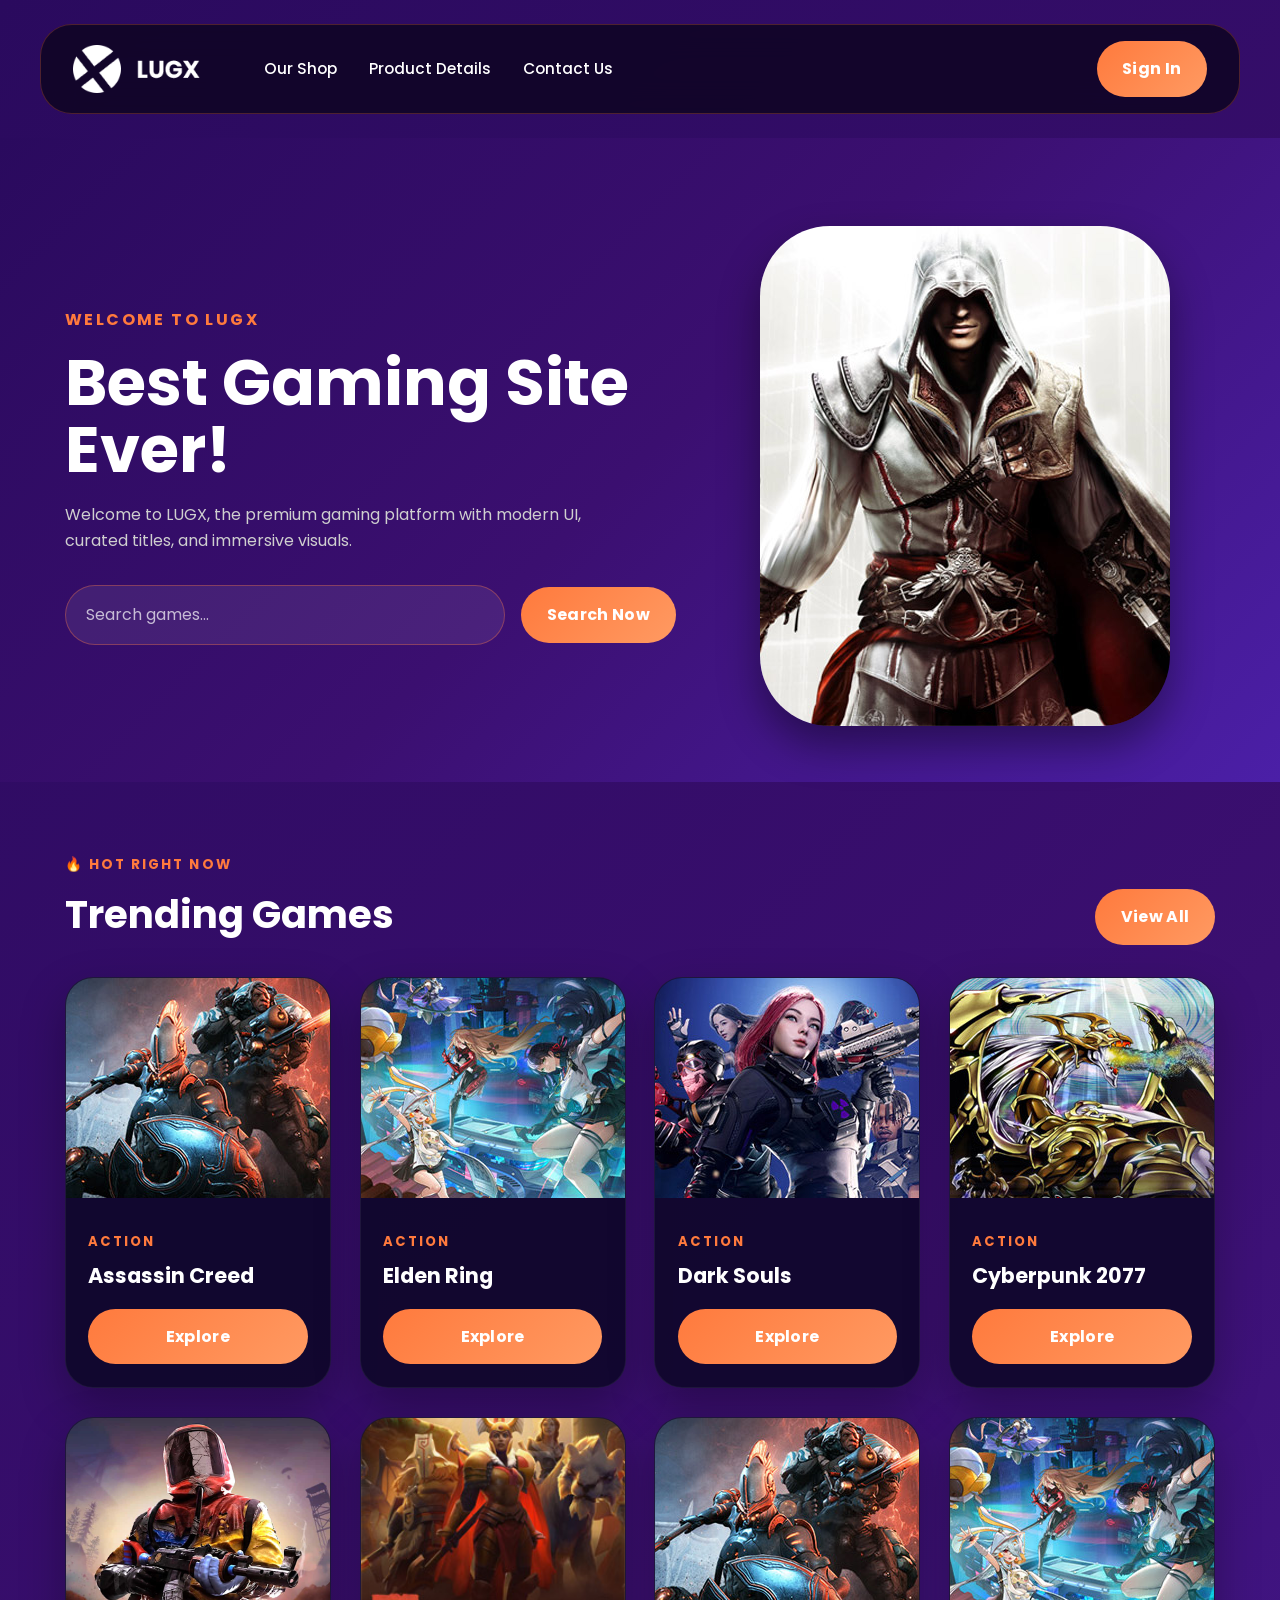
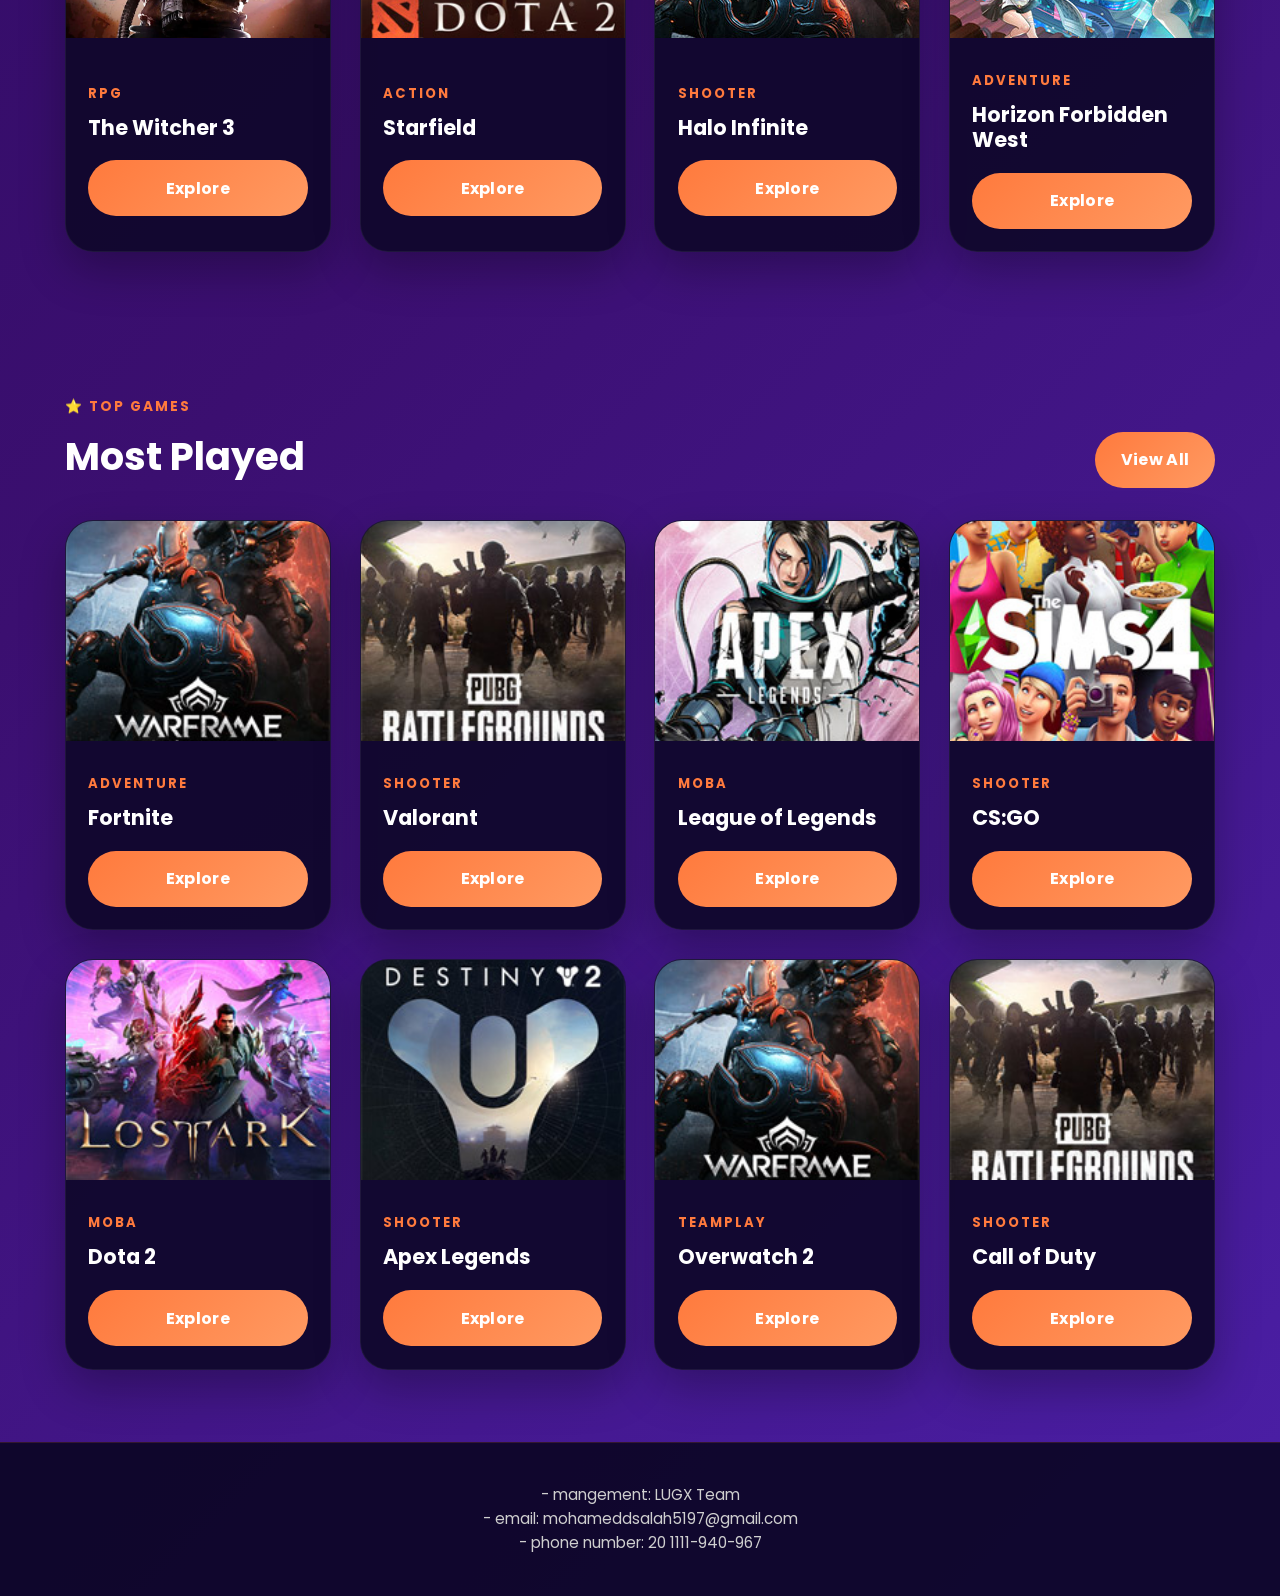
<file: thebes.html>
<!DOCTYPE html>
<html lang="en">
<head>
    <meta charset="UTF-8">
    <meta name="viewport" content="width=device-width, initial-scale=1.0">
    <title>LUGX - Gaming Platform</title>
    <link href="https://fonts.googleapis.com/css2?family=Poppins:wght@400;500;600;700&display=swap" rel="stylesheet">
    <link rel="stylesheet" href="thebes.css">
</head>
<body>

    <!-- HEADER -->
    <header>
        <div class="header-wrapper">
            <a href="#" class="logo">
                <img src="images/logo.png" alt="LUGX">
            </a>
            <nav class="nav-menu">
                <a href="#trending">Our Shop</a>
                <a href="#played">Product Details</a>
                <a href="#footer">Contact Us</a>
                <button id="signInBtn" class="btn">Sign In</button>
            </nav>
            <button id="hamburgerBtn" class="hamburger">
                <span></span>
                <span></span>
                <span></span>
            </button>
        </div>
    </header>

    <!-- HERO / LANDING PAGE -->
    <section class="hero">
        <div class="hero-wrapper section-wrapper">
            <div class="hero-text">
                <p class="welcome">WELCOME TO LUGX</p>
                <h1>Best Gaming Site Ever!</h1>
                <p class="description">
                    Welcome to LUGX, the premium gaming platform with modern UI, curated titles, and immersive visuals.
                </p>

                <!-- Search input and button are aligned inline using flexbox -->
                <div class="searchBar">
                    <input type="text" placeholder="Search games...">
                    <button class="btn searchBtn">Search Now</button>
                </div>
            </div>

            <div class="imageContainer">
                <img src="images/banner-image.jpg" alt="Gaming banner">
            </div>
        </div>
    </section>

    <!-- TRENDING GAMES -->
    <section id="trending">
        <div class="section-wrapper">
            <div class="section-header">
                <div>
                    <p class="section-label">🔥 HOT RIGHT NOW</p>
                    <h1>Trending Games</h1>
                </div>
                <button class="btn">View All</button>
            </div>

            <!-- Trending games cards with Explore buttons -->
            <div class="games-grid">
                <div class="card">
                    <img src="images/trending-01.jpg" alt="Assassin Creed">
                    <div class="card-info">
                        <p class="card-meta">Action</p>
                        <h3>Assassin Creed</h3>
                        <button class="btn card-btn">Explore</button>
                    </div>
                </div>
                <div class="card">
                    <img src="images/trending-02.jpg" alt="Elden Ring">
                    <div class="card-info">
                        <p class="card-meta">Action</p>
                        <h3>Elden Ring</h3>
                        <button class="btn card-btn">Explore</button>
                    </div>
                </div>
                <div class="card">
                    <img src="images/trending-03.jpg" alt="Dark Souls">
                    <div class="card-info">
                        <p class="card-meta">Action</p>
                        <h3>Dark Souls</h3>
                        <button class="btn card-btn">Explore</button>
                    </div>
                </div>
                <div class="card">
                    <img src="images/trending-04.jpg" alt="Cyberpunk 2077">
                    <div class="card-info">
                        <p class="card-meta">Action</p>
                        <h3>Cyberpunk 2077</h3>
                        <button class="btn card-btn">Explore</button>
                    </div>
                </div>
                <div class="card">
                    <img src="images/trending-05.jpg" alt="The Witcher 3">
                    <div class="card-info">
                        <p class="card-meta">RPG</p>
                        <h3>The Witcher 3</h3>
                        <button class="btn card-btn">Explore</button>
                    </div>
                </div>
                <div class="card">
                    <img src="images/categories-02.jpg" alt="Starfield">
                    <div class="card-info">
                        <p class="card-meta">Action</p>
                        <h3>Starfield</h3>
                        <button class="btn card-btn">Explore</button>
                    </div>
                </div>
                <div class="card">
                    <img src="images/trending-01.jpg" alt="Halo Infinite">
                    <div class="card-info">
                        <p class="card-meta">Shooter</p>
                        <h3>Halo Infinite</h3>
                        <button class="btn card-btn">Explore</button>
                    </div>
                </div>
                <div class="card">
                    <img src="images/trending-02.jpg" alt="Horizon Forbidden West">
                    <div class="card-info">
                        <p class="card-meta">Adventure</p>
                        <h3>Horizon Forbidden West</h3>
                        <button class="btn card-btn">Explore</button>
                    </div>
                </div>
            </div>
        </div>
    </section>

    <!-- MOST PLAYED -->
    <section id="played">
        <div class="section-wrapper">
            <div class="section-header">
                <div>
                    <p class="section-label">⭐ TOP GAMES</p>
                    <h1>Most Played</h1>
                </div>
                <button class="btn">View All</button>
            </div>

            <!-- Most played cards with consistent structure and styling -->
            <div class="games-grid">
                <div class="card">
                    <img src="images/top-game-01.jpg" alt="Fortnite">
                    <div class="card-info">
                        <p class="card-meta">Adventure</p>
                        <h3>Fortnite</h3>
                        <button class="btn card-btn">Explore</button>
                    </div>
                </div>
                <div class="card">
                    <img src="images/top-game-02.jpg" alt="Valorant">
                    <div class="card-info">
                        <p class="card-meta">Shooter</p>
                        <h3>Valorant</h3>
                        <button class="btn card-btn">Explore</button>
                    </div>
                </div>
                <div class="card">
                    <img src="images/top-game-03.jpg" alt="League of Legends">
                    <div class="card-info">
                        <p class="card-meta">MOBA</p>
                        <h3>League of Legends</h3>
                        <button class="btn card-btn">Explore</button>
                    </div>
                </div>
                <div class="card">
                    <img src="images/top-game-04.jpg" alt="CS:GO">
                    <div class="card-info">
                        <p class="card-meta">Shooter</p>
                        <h3>CS:GO</h3>
                        <button class="btn card-btn">Explore</button>
                    </div>
                </div>
                <div class="card">
                    <img src="images/top-game-05.jpg" alt="Dota 2">
                    <div class="card-info">
                        <p class="card-meta">MOBA</p>
                        <h3>Dota 2</h3>
                        <button class="btn card-btn">Explore</button>
                    </div>
                </div>
                <div class="card">
                    <img src="images/top-game-06.jpg" alt="Apex Legends">
                    <div class="card-info">
                        <p class="card-meta">Shooter</p>
                        <h3>Apex Legends</h3>
                        <button class="btn card-btn">Explore</button>
                    </div>
                </div>
                <div class="card">
                    <img src="images/top-game-01.jpg" alt="Overwatch 2">
                    <div class="card-info">
                        <p class="card-meta">Teamplay</p>
                        <h3>Overwatch 2</h3>
                        <button class="btn card-btn">Explore</button>
                    </div>
                </div>
                <div class="card">
                    <img src="images/top-game-02.jpg" alt="Call of Duty">
                    <div class="card-info">
                        <p class="card-meta">Shooter</p>
                        <h3>Call of Duty</h3>
                        <button class="btn card-btn">Explore</button>
                    </div>
                </div>
            </div>
        </div>
    </section>

    <!-- LOGIN MODAL -->
    <div id="loginModal" class="modal">
        <div class="modal-overlay"></div>
        <div class="modal-content">
            <button class="modal-close" id="closeModalBtn">&times;</button>
            <div class="modal-header">
                <h2>Sign In to LUGX</h2>
                <p>Welcome back, gamer!</p>
            </div>

            <!-- Login form with simple validation placeholder -->
            <form class="login-form" id="loginForm">
                <div class="form-group">
                    <label for="email">Email Address</label>
                    <input type="email" id="email" name="email" placeholder="Enter your email" required>
                </div>
                <div class="form-group">
                    <label for="password">Password</label>
                    <input type="password" id="password" name="password" placeholder="Enter your password" required>
                </div>
                <button type="submit" class="btn login-btn">Login</button>
            </form>
            <p class="modal-footer">Don't have an account? <a href="#">Sign up here</a></p>
        </div>
    </div>

    <!-- FOOTER -->
    <footer id="footer">
        <p>
           - mangement: LUGX Team <br>- email: mohameddsalah5197@gmail.com
            <br>- phone number: 20 1111-940-967</p>
    </footer>

    <script src="thebes.js"></script>
</body>
</html>
</file>
<file: thebes.css>
* {
    margin: 0;
    padding: 0;
    box-sizing: border-box;
}
#signInBtn {
  margin-left: auto;
}
:root {
    --primary: #ff7a3d;
    --bg-dark: #0b0426;
    --bg-secondary: #120b32;
    --bg-tertiary: #271644;
    --surface: rgba(19, 9, 56, 0.92);
    --text-main: #ffffff;
    --text-secondary: #cfcfcf;
    --accent-soft: #311a75;
    --border-color: rgba(255, 122, 61, 0.25);
}

body {
    font-family: 'Poppins', sans-serif;
    min-height: 100vh;
    color: var(--text-main);
    background: linear-gradient(135deg, #2a0a5e, #3b0f70, #4b1fa7);
    line-height: 1.6;
}

img {
    max-width: 100%;
    display: block;
}

button,
input {
    font: inherit;
}

/* HEADER */
header {
    background: rgba(15, 5, 36, 0.88);
    border: 1px solid var(--border-color);
    border-radius: 32px;
    margin: 1.5rem auto;
    max-width: 1200px;
    padding: 1rem 2rem;
    backdrop-filter: blur(16px);
    position: relative;
    z-index: 10;
}

.header-wrapper {
    max-width: 1280px;
    margin: 0 auto;
    display: flex;
    justify-content: space-between;
    align-items: center;
    flex-wrap: wrap;
    gap: 2rem;
}

.logo img {
    height: 48px;
    transition: transform 0.3s ease;
}

.logo img:hover {
    transform: scale(1.05);
}

.nav-menu {
    display: flex;
    gap: 2rem;
    align-items: center;
    flex: 1;
    justify-content: flex-start;
    margin-left: 2rem;
}

.nav-menu a {
    color: var(--text-main);
    text-decoration: none;
    font-weight: 500;
    font-size: 0.96rem;
    transition: color 0.25s ease;
}

.nav-menu a:hover {
    color: var(--primary);
}

.hamburger {
    width: 30px;
    height: 25px;
    display: none;
    flex-direction: column;
    justify-content: space-between;
    background: none;
    border: none;
    padding: 0;
    cursor: pointer;
    z-index: 11;
}

.hamburger span {
    width: 100%;
    height: 3px;
    border-radius: 20px;
    background: var(--text-main);
    transition: all 0.3s ease;
}

.hamburger.active span:nth-child(1) {
    transform: rotate(45deg) translate(6px, 6px);
}

.hamburger.active span:nth-child(2) {
    opacity: 0;
    transform: translateX(-8px);
}

.hamburger.active span:nth-child(3) {
    transform: rotate(-45deg) translate(6px, -6px);
}

/* BUTTONS */
.btn {
    display: inline-flex;
    align-items: center;
    justify-content: center;
    color: var(--text-main);
    background: linear-gradient(135deg, var(--primary), #ff9a62);
    border: none;
    border-radius: 28px;
    padding: 0.95rem 1.6rem;
    cursor: pointer;
    font-weight: 700;
    letter-spacing: 0.02em;
    transition: transform 0.3s ease, filter 0.3s ease, box-shadow 0.3s ease;
}

.btn:hover {
    transform: translateY(-2px) scale(1.02);
    filter: brightness(1.08);
    box-shadow: 0 18px 35px rgba(255, 122, 61, 0.24);
}

.btn:focus-visible {
    outline: 2px solid rgba(255, 122, 61, 0.45);
    outline-offset: 4px;
}

/* HERO SECTION */
.hero {
    background: linear-gradient(135deg, #2a0a5e, #3b0f70, #4b1fa7);
    padding: 5.5rem 1.5rem 3.5rem;
}

.hero-wrapper {
    max-width: 1200px;
    margin: 0 auto;
    display: grid;
    grid-template-columns: 1.1fr 0.9fr;
    gap: 2.5rem;
    align-items: center;
}

.hero-text {
    max-width: 640px;
}

.welcome {
    color: var(--primary);
    font-weight: 700;
    letter-spacing: 0.15em;
    text-transform: uppercase;
}

.hero-text h1 {
    font-size: clamp(2.5rem, 5vw, 4rem);
    line-height: 1.05;
    margin: 1rem 0 1.2rem;
}

.description {
    color: var(--text-secondary);
    font-size: 1rem;
    max-width: 34rem;
}

.searchBar {
    display: flex;
    align-items: center;
    gap: 1rem;
    margin-top: 2rem;
    flex-wrap: wrap;
}

.searchBar input {
    flex: 1;
    min-width: 220px;
    padding: 1rem 1.25rem;
    border-radius: 999px;
    border: 1px solid rgba(255, 122, 61, 0.35);
    background: rgba(255, 255, 255, 0.08);
    color: var(--text-main);
    transition: border-color 0.3s ease, box-shadow 0.3s ease;
}

.searchBar input::placeholder {
    color: rgba(255, 255, 255, 0.7);
}

.searchBar input:focus {
    outline: none;
    border-color: rgba(255, 122, 61, 0.7);
    box-shadow: 0 0 18px rgba(255, 122, 61, 0.18);
}

.imageContainer img {
    display: flex;
    border-radius: 70px;
    justify-content: center;
    box-shadow: 0 20px 40px rgba(0, 0, 0, 0.4);
    transition: 0.3s ease;
    cursor: pointer;
    margin: 0 auto;
}

.imageContainer img:hover {
    box-shadow: 0 20px 40px rgba(0, 183, 255, 0.87);
    transform: rotate(1.2deg) scale(1.02);
}

/* SECTION LAYOUT */
.section-wrapper {
    width: min(1150px, calc(100% - 3rem));
    margin: 0 auto;
}

section {
    padding: 4.5rem 0;
}

.section-header {
    display: flex;
    justify-content: space-between;
    align-items: flex-end;
    gap: 1rem;
    flex-wrap: wrap;
    margin-bottom: 2rem;
}

.section-label {
    color: var(--primary);
    font-size: 0.85rem;
    font-weight: 700;
    text-transform: uppercase;
    letter-spacing: 0.15em;
    margin-bottom: 0.5rem;
}

.section-header h1 {
    font-size: clamp(2rem, 3vw, 3rem);
    margin: 0;
}

.games-grid {
    display: grid;
    grid-template-columns: repeat(auto-fill, minmax(250px, 1fr));
    gap: 1.8rem;
}

.card {
    background: rgba(16, 8, 45, 0.95);
    border-radius: 28px;
    overflow: hidden;
    border: 1px solid rgba(255, 255, 255, 0.06);
    box-shadow: 0 18px 45px rgba(0, 0, 0, 0.28);
    transition: all 0.4s;
    display: grid;
    gap: 10px
}

.card:hover {
    transform: translateY(-12px);
    box-shadow: 0 20px 40px rgba(255, 107, 53, 0.2);
    border-color: var(--primary);
}

.card img {
    width: 100%;
    height: 220px;
    object-fit: cover;
    transition: transform 0.4s ease, filter 0.4s ease;
}

.card:hover img {
    transform: scale(1.08);
    filter: brightness(1.1);
}

.card-info {
    padding: 1.4rem;
}

.card-meta {
    color: var(--primary);
    font-size: 0.82rem;
    font-weight: 700;
    letter-spacing: 0.15em;
    text-transform: uppercase;
    margin-bottom: 0.75rem;
}

.card-info h3 {
    margin: 0;
    font-size: 1.3rem;
    line-height: 1.2;
}

.card-btn {
    width: 100%;
    margin-top: 1.25rem;
}

.modal {
    display: none;
    position: fixed;
    inset: 0;
    z-index: 1000;
    align-items: center;
    justify-content: center;
}

.modal.active {
    display: flex;
}

.modal-overlay {
    position: absolute;
    inset: 0;
    background: rgba(0, 0, 0, 0.75);
    backdrop-filter: blur(4px);
    animation: fadeIn 0.3s ease;
}

.modal-content {
    position: relative;
    background: rgba(17, 8, 48, 0.96);
    border: 1px solid rgba(255, 122, 61, 0.2);
    border-radius: 32px;
    padding: 2rem;
    max-width: 480px;
    width: min(95%, 450px);
    box-shadow: 0 24px 70px rgba(0, 0, 0, 0.48);
    animation: slideUp 0.3s ease;
}

.modal-close {
    position: absolute;
    top: 1rem;
    right: 1rem;
    width: 40px;
    height: 40px;
    background: none;
    border: none;
    color: var(--text-main);
    font-size: 2rem;
    cursor: pointer;
    transition: color 0.3s ease;
}

.modal-close:hover {
    color: var(--primary);
}

.modal-header h2 {
    margin-bottom: 0.5rem;
    font-size: 1.8rem;
}

.modal-header p {
    color: var(--text-secondary);
    margin: 0;
}

.login-form {
    display: flex;
    flex-direction: column;
    gap: 1.25rem;
    margin-top: 1rem;
}

.form-group {
    display: flex;
    flex-direction: column;
    gap: 0.45rem;
}

.form-group label {
    font-weight: 600;
    color: var(--text-main);
}

.form-group input {
    padding: 0.95rem 1rem;
    border-radius: 16px;
    border: 1px solid rgba(255, 255, 255, 0.12);
    background: rgba(255, 255, 255, 0.05);
    color: var(--text-main);
    transition: border-color 0.3s ease, box-shadow 0.3s ease;
}

.form-group input:focus {
    outline: none;
    border-color: rgba(255, 122, 61, 0.65);
    box-shadow: 0 0 14px rgba(255, 122, 61, 0.18);
}

.form-group input::placeholder {
    color: rgba(207, 207, 207, 0.7);
}

.modal-footer {
    text-align: center;
    color: var(--text-secondary);
    font-size: 0.92rem;
    margin-top: 1rem;
}

.modal-footer a {
    color: var(--primary);
    text-decoration: none;
    font-weight: 700;
}

.modal-footer a:hover {
    color: #ff985f;
}

footer {
    background: rgba(10, 5, 35, 0.9);
    border-top: 1px solid rgba(255, 122, 61, 0.15);
    padding: 2.5rem 2rem;
    text-align: center;
    color: var(--text-secondary);
    font-size: 0.95rem;
}

@keyframes fadeIn {
    from {
        opacity: 0;
    }
    to {
        opacity: 1;
    }
}

@keyframes slideUp {
    from {
        transform: translateY(30px);
        opacity: 0;
    }
    to {
        transform: translateY(0);
        opacity: 1;
    }
}

@keyframes slideDown {
    from {
        opacity: 0;
        transform: translateY(-10px);
    }
    to {
        opacity: 1;
        transform: translateY(0);
    }
}

@media (max-width: 1024px) {
    .hamburger {
        display: flex;
    }

    .header-wrapper {
        grid-template-columns: 1fr auto;
        gap: 1rem;
    }

    .nav-menu {
        display: none;
        position: absolute;
        top: 100%;
        left: 1.5rem;
        right: 1.5rem;
        flex-direction: column;
        gap: 1rem;
        padding: 1.5rem 1.75rem;
        margin-top: 1rem;
        background: rgba(18, 9, 47, 0.96);
        border: 1px solid rgba(255, 122, 61, 0.18);
        border-radius: 24px;
        width: calc(100% - 3rem);
        box-shadow: 0 14px 32px rgba(0, 0, 0, 0.25);
        order: 3;
    }

    .nav-menu.active {
        display: flex;
        animation: slideDown 0.3s ease;
    }

    .hero-wrapper {
        grid-template-columns: 1fr;
        text-align: center;
    }

    .searchBar {
        flex-direction: column;
    }

    .section-header {
        align-items: flex-start;
    }

    .games-grid {
        grid-template-columns: repeat(auto-fill, minmax(220px, 1fr));
        gap: 1.5rem;
    }
}

@media (max-width: 768px) {
    header {
        padding: 1rem 1rem;
        margin: 1rem 0.5rem;
    }

    .hero {
        padding: 4rem 1rem 2.5rem;
    }

    .hero-text h1 {
        font-size: 2.2rem;
    }

    section {
        padding: 3rem 1rem;
    }

    .games-grid {
        grid-template-columns: repeat(auto-fill, minmax(180px, 1fr));
    }

    .card img {
        height: 180px;
    }

    .card-info {
        padding: 1.1rem;
    }
}

@media (max-width: 480px) {
    .header-wrapper {
        grid-template-columns: auto auto;
        gap: 0.75rem;
    }

    .hero-text h1 {
        font-size: 1.7rem;
    }

    .games-grid {
        grid-template-columns: repeat(auto-fill, minmax(140px, 1fr));
        gap: 0.9rem;
    }

    .card img {
        height: 140px;
    }

    .card-info h3 {
        font-size: 1rem;
    }

    .modal-content {
        padding: 1.25rem;
    }

    .modal-close {
        width: 36px;
        height: 36px;
        font-size: 1.8rem;
    }
}
</file>
